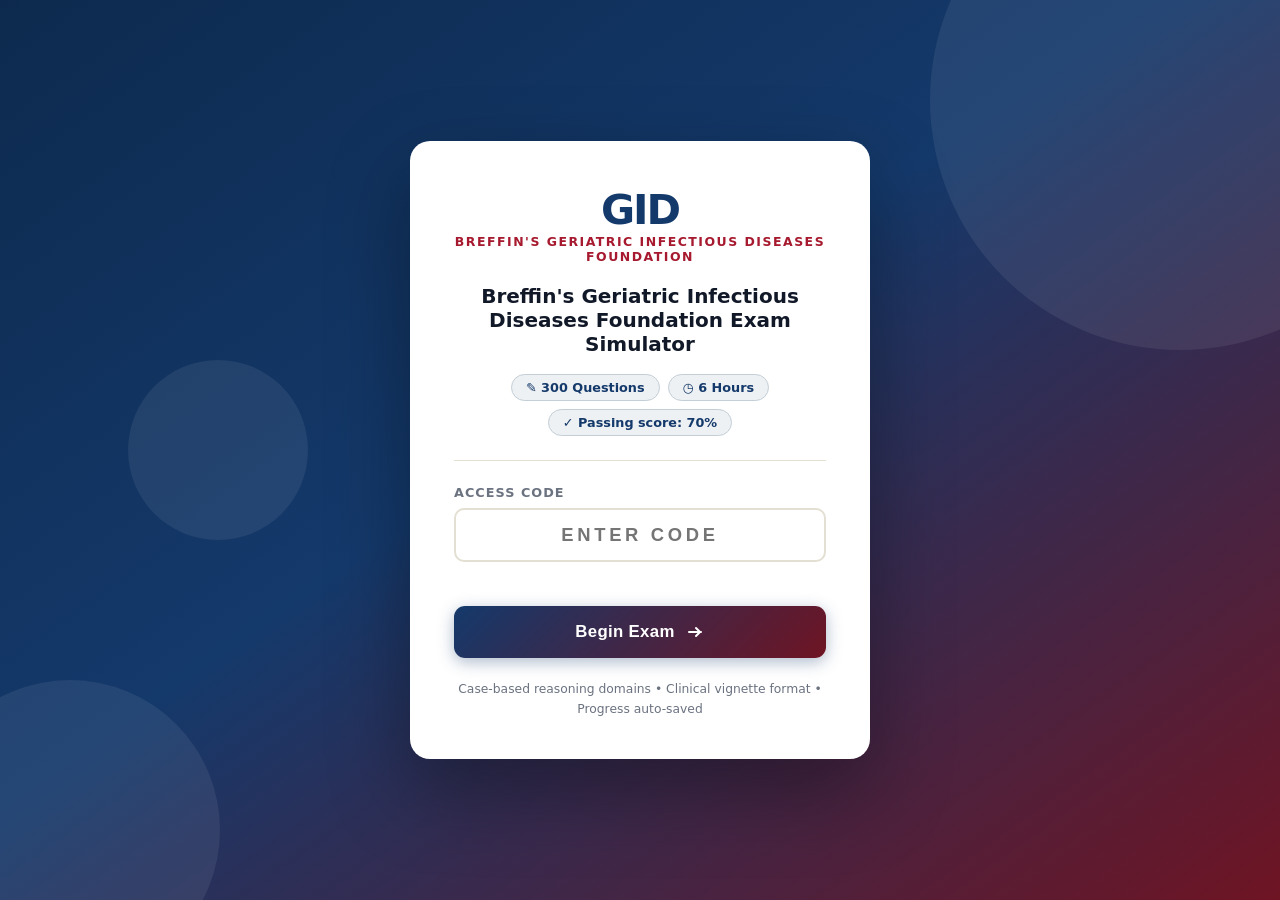
<file: index.html>
<!DOCTYPE html>
<html lang="en">
<head>
  <meta charset="UTF-8" />
  <meta name="viewport" content="width=device-width, initial-scale=1.0" />
  <title>Breffin's Geriatric Infectious Diseases Foundation - Exam Simulator</title>
  <link rel="stylesheet" href="style.css?v=1" />
</head>
<body>

<!-- ── Access Gate ──────────────────────────────────────────────────────── -->
<div id="access-gate">
  <div class="gate-bg-shapes">
    <div class="shape shape-1"></div>
    <div class="shape shape-2"></div>
    <div class="shape shape-3"></div>
  </div>
  <div class="gate-card">
    <div class="gate-logo">
      <div class="logo-badge">GID</div>
      <div class="logo-sub">Breffin's Geriatric Infectious Diseases Foundation</div>
    </div>

    <div class="gate-title">Breffin's Geriatric Infectious Diseases Foundation Exam Simulator</div>
    <div class="gate-meta-row">
      <div class="gate-chip">&#9998; 300 Questions</div>
      <div class="gate-chip">&#9719; 6 Hours</div>
      <div class="gate-chip">&#10003; Passing score: 70%</div>
    </div>

    <div class="gate-divider"></div>

    <label for="access-code-input">Access Code</label>
    <div class="input-wrap">
      <input
        type="text"
        id="access-code-input"
        placeholder="Enter code"
        maxlength="20"
        autocomplete="off"
        spellcheck="false"
      />
    </div>
    <div class="error-msg" id="gate-error"></div>
    <button class="btn-start" id="gate-submit">
      <span>Begin Exam</span>
      <svg width="20" height="20" viewBox="0 0 20 20" fill="none"><path d="M4 10h12M11 6l4 4-4 4" stroke="currentColor" stroke-width="2" stroke-linecap="round" stroke-linejoin="round"/></svg>
    </button>

    <div class="gate-footer">
      Case-based reasoning domains &bull; Clinical vignette format &bull; Progress auto-saved
    </div>
  </div>
</div>

<!-- ── Exam App ─────────────────────────────────────────────────────────── -->
<div id="exam-app">

  <!-- Header -->
  <header class="exam-header">
    <div class="brand">
      <span class="brand-ne">Breffin's Geriatric Infectious Diseases Foundation</span>
      <span class="brand-label">Simulator</span>
    </div>

    <div class="header-center">
      <div class="progress-info">
        <span id="progress-text">0 of 300 answered</span>
      </div>
    </div>

    <div class="timer-block" id="timer-block">
      <div class="timer-icon">&#9716;</div>
      <div>
        <div class="timer-label">Time Left</div>
        <div class="timer-value" id="timer-value">06:00:00</div>
      </div>
    </div>

    <button class="btn-submit-header" id="btn-submit-header">&#10003; Submit</button>

    <button class="btn-map-toggle" id="btn-map-toggle" title="Question Map">
      <svg width="18" height="18" viewBox="0 0 18 18" fill="none"><rect x="1" y="1" width="4" height="4" rx="1" fill="currentColor"/><rect x="7" y="1" width="4" height="4" rx="1" fill="currentColor"/><rect x="13" y="1" width="4" height="4" rx="1" fill="currentColor"/><rect x="1" y="7" width="4" height="4" rx="1" fill="currentColor"/><rect x="7" y="7" width="4" height="4" rx="1" fill="currentColor"/><rect x="13" y="7" width="4" height="4" rx="1" fill="currentColor"/><rect x="1" y="13" width="4" height="4" rx="1" fill="currentColor"/><rect x="7" y="13" width="4" height="4" rx="1" fill="currentColor"/><rect x="13" y="13" width="4" height="4" rx="1" fill="currentColor"/></svg>
      Map
    </button>
  </header>

  <!-- Mobile Question Map Overlay -->
  <div id="mobile-map-overlay">
    <div id="mobile-map-panel">
      <div class="mobile-map-header">
        <span>Question Navigator</span>
        <button id="mobile-map-close">&#10005;</button>
      </div>
      <div class="legend-row" style="padding:0 16px 10px;">
        <div class="legend-item"><div class="legend-dot answered-d"></div> Answered</div>
        <div class="legend-item"><div class="legend-dot flagged-d"></div> Flagged</div>
        <div class="legend-item"><div class="legend-dot current-d"></div> Current</div>
        <div class="legend-item"><div class="legend-dot unanswered-d"></div> Unanswered</div>
      </div>
      <div class="q-grid" id="q-grid-mobile"></div>
      <button class="btn-submit-mobile" id="btn-submit-mobile">&#10003; Submit Exam</button>
    </div>
  </div>

  <!-- Progress bar -->
  <div class="progress-bar-wrap">
    <div class="progress-bar-fill" id="progress-fill" style="width:0%"></div>
  </div>

  <!-- Body -->
  <div class="exam-body">

    <!-- Question Card -->
    <div class="question-card">
      <div class="q-meta">
        <div class="q-num" id="q-num-label">Question 1 of 300</div>
        <div class="q-meta-right">
          <span class="domain-badge" id="domain-badge">Domain</span>
          <button class="flag-btn" id="flag-btn" title="Flag for review">
            <svg width="16" height="16" viewBox="0 0 16 16" fill="none"><path d="M3 2v12M3 2h8l-2 4 2 4H3" stroke="currentColor" stroke-width="1.5" stroke-linecap="round" stroke-linejoin="round"/></svg>
            <span id="flag-label">Flag</span>
          </button>
        </div>
      </div>

      <div class="question-text" id="question-text">Loading...</div>

      <ul class="options-list" id="options-list"></ul>

      <div class="explanation-panel" id="explanation-panel"></div>

      <div class="q-nav">
        <button class="btn-nav btn-prev" id="btn-prev">
          <svg width="16" height="16" viewBox="0 0 16 16" fill="none"><path d="M10 3L5 8l5 5" stroke="currentColor" stroke-width="2" stroke-linecap="round" stroke-linejoin="round"/></svg>
          Previous
        </button>
        <button class="btn-nav btn-next" id="btn-next">
          Next
          <svg width="16" height="16" viewBox="0 0 16 16" fill="none"><path d="M6 3l5 5-5 5" stroke="currentColor" stroke-width="2" stroke-linecap="round" stroke-linejoin="round"/></svg>
        </button>
      </div>
    </div>

    <!-- Side Panel -->
    <aside class="side-panel">
      <div class="side-card">
        <h3>Progress</h3>
        <div class="stats-grid">
          <div class="stat-box answered-box">
            <div class="stat-num" id="stat-answered">0</div>
            <div class="stat-label">Answered</div>
          </div>
          <div class="stat-box flagged-box">
            <div class="stat-num" id="stat-flagged">0</div>
            <div class="stat-label">Flagged</div>
          </div>
          <div class="stat-box remaining-box">
            <div class="stat-num" id="stat-remaining">300</div>
            <div class="stat-label">Remaining</div>
          </div>
        </div>
      </div>

      <div class="side-card">
        <h3>Question Navigator</h3>
        <div class="legend-row">
          <div class="legend-item"><div class="legend-dot answered-d"></div> Answered</div>
          <div class="legend-item"><div class="legend-dot flagged-d"></div> Flagged</div>
          <div class="legend-item"><div class="legend-dot current-d"></div> Current</div>
          <div class="legend-item"><div class="legend-dot unanswered-d"></div> Unanswered</div>
        </div>
        <div class="q-grid" id="q-grid"></div>
      </div>

      <div class="side-card submit-card">
        <button class="btn-submit-side" id="btn-submit-exam">&#10003; Submit Exam</button>
        <div class="submit-note">All 300 questions must be answered</div>
      </div>

      <div class="side-card tips-card">
        <div class="tips-icon">&#128161;</div>
        <div class="tips-text">
          Flag questions to revisit. Navigate freely, your progress saves automatically.
        </div>
      </div>
    </aside>
  </div>
</div>

<!-- ── Submit Modal ──────────────────────────────────────────────────── -->
<div id="submit-modal-overlay">
  <div id="submit-modal">
    <div class="sm-icon" id="sm-icon"></div>
    <div class="sm-title" id="sm-title"></div>
    <div class="sm-body"  id="sm-body"></div>
    <div class="sm-actions" id="sm-actions"></div>
  </div>
</div>

<!-- ── Results Page ──────────────────────────────────────────────────────── -->
<div id="results-page">
  <div class="results-container">

    <div class="results-header">
      <div class="results-logo">GID</div>
      <h1>Exam Complete</h1>
      <p id="res-timeout-msg" style="display:none;" class="timeout-msg">Time expired. Exam was auto-submitted.</p>
    </div>

    <div class="score-block">
      <div class="score-card score-main" id="res-status-card">
        <div class="sc-icon" id="res-icon">&#9733;</div>
        <div class="sc-value" id="res-status">...</div>
        <div class="sc-sub" id="res-sub">...</div>
      </div>
      <div class="score-card">
        <div class="sc-label">Score</div>
        <div class="sc-value" id="res-score">...</div>
        <div class="sc-sub">Questions correct</div>
      </div>
      <div class="score-card">
        <div class="sc-label">Percentage</div>
        <div class="sc-value" id="res-pct">...</div>
        <div class="sc-sub">Passing score: 70%</div>
      </div>
    </div>

    <div class="domain-breakdown">
      <h2>&#9000; Performance by Domain</h2>
      <div id="domain-breakdown-rows"></div>
    </div>

    <div class="results-actions">
      <button class="btn-results secondary" id="btn-print">&#128438; Print Results</button>
      <button class="btn-results primary" id="btn-reset">&#8635; New Exam</button>
    </div>

    <div class="review-controls">
      <h2>Answer Review</h2>
      <div class="review-filter">
        <button class="filter-btn active" data-filter="all">All 300</button>
        <button class="filter-btn" data-filter="wrong">Wrong Only</button>
        <button class="filter-btn" data-filter="correct">Correct Only</button>
      </div>
    </div>
    <div id="review-list"></div>

  </div>
</div>

<script src="questions.js?v=1"></script>
<script src="app.js?v=1"></script>
</body>
</html>
</file>
<file: style.css>
/* Geriatric Infectious Diseases 2026, Exam Simulator Styles */
*, *::before, *::after { box-sizing: border-box; margin: 0; padding: 0; }

:root {
  --crimson:    #14396B;
  --crimson-dk: #0D2A4E;
  --gold:       #A6192E;
  --gold-lt:    #D4894F;
  --teal:       #37607A;
  --green:      #059669;
  --red:        #DC2626;
  --white:      #FFFFFF;
  --bg:         #F6F3EC;
  --card-bg:    #FFFFFF;
  --border:     #E3DFD3;
  --text:       #111827;
  --muted:      #6B7280;
  --correct-bg:     #D1FAE5;
  --correct-border: #059669;
  --wrong-bg:       #FEE2E2;
  --wrong-border:   #DC2626;
  --selected-bg:    #EEF1F3;
  --selected-border:#14396B;
  --radius:     12px;
  --shadow:     0 2px 16px rgba(0,0,0,0.07);
}

body {
  font-family: 'Segoe UI', system-ui, -apple-system, sans-serif;
  background: var(--bg);
  color: var(--text);
  min-height: 100vh;
  font-size: 15px;
}

/* ── Access Gate ──────────────────────────────────────────────────── */
#access-gate {
  display: flex;
  align-items: center;
  justify-content: center;
  min-height: 100vh;
  background: linear-gradient(145deg, #0D2A4E 0%, #14396B 45%, #6E1423 100%);
  position: relative;
  overflow: hidden;
}

.gate-bg-shapes { position: absolute; inset: 0; pointer-events: none; }
.shape {
  position: absolute;
  border-radius: 50%;
  opacity: 0.07;
  background: white;
}
.shape-1 { width: 500px; height: 500px; top: -150px; right: -150px; }
.shape-2 { width: 300px; height: 300px; bottom: -80px; left: -80px; }
.shape-3 { width: 180px; height: 180px; top: 40%; left: 10%; }

.gate-card {
  position: relative;
  background: var(--white);
  border-radius: 20px;
  padding: 48px 44px 40px;
  max-width: 460px;
  width: 90%;
  box-shadow: 0 32px 80px rgba(0,0,0,0.35);
}

.gate-logo { text-align: center; margin-bottom: 20px; }

.logo-badge {
  display: inline-block;
  font-size: 2.6rem;
  font-weight: 900;
  color: var(--crimson);
  letter-spacing: -2px;
  line-height: 1;
}
.logo-badge span { color: var(--gold); }

.logo-sub {
  font-size: 0.78rem;
  font-weight: 600;
  color: var(--gold);
  text-transform: uppercase;
  letter-spacing: 0.12em;
  margin-top: 4px;
}

.gate-title {
  font-size: 1.25rem;
  font-weight: 700;
  color: var(--text);
  text-align: center;
  margin-bottom: 18px;
}

.gate-meta-row {
  display: flex;
  gap: 8px;
  justify-content: center;
  flex-wrap: wrap;
  margin-bottom: 24px;
}

.gate-chip {
  padding: 5px 14px;
  border-radius: 20px;
  background: #EEF1F3;
  color: var(--crimson);
  font-size: 0.8rem;
  font-weight: 700;
  border: 1.5px solid #C3CED6;
}

.gate-divider { height: 1px; background: var(--border); margin-bottom: 24px; }

.gate-card label {
  display: block;
  font-size: 0.8rem;
  font-weight: 700;
  color: var(--muted);
  text-transform: uppercase;
  letter-spacing: 0.08em;
  margin-bottom: 8px;
}

.input-wrap { position: relative; margin-bottom: 6px; }

.input-wrap input {
  width: 100%;
  padding: 14px 20px;
  border: 2px solid var(--border);
  border-radius: 10px;
  font-size: 1.15rem;
  font-weight: 700;
  letter-spacing: 0.2em;
  text-align: center;
  text-transform: uppercase;
  outline: none;
  transition: border-color 0.2s, box-shadow 0.2s;
  color: var(--crimson);
}
.input-wrap input:focus {
  border-color: var(--crimson);
  box-shadow: 0 0 0 3px rgba(20,57,107,0.12);
}

.error-msg {
  color: var(--red);
  font-size: 0.85rem;
  text-align: center;
  min-height: 22px;
  margin-bottom: 4px;
}

.btn-start {
  display: flex;
  align-items: center;
  justify-content: center;
  gap: 10px;
  width: 100%;
  padding: 16px;
  background: linear-gradient(135deg, var(--crimson) 0%, #6E1423 100%);
  color: var(--white);
  border: none;
  border-radius: 11px;
  font-size: 1.05rem;
  font-weight: 800;
  cursor: pointer;
  margin-top: 16px;
  transition: transform 0.15s, box-shadow 0.15s;
  letter-spacing: 0.02em;
  box-shadow: 0 4px 16px rgba(20,57,107,0.35);
}
.btn-start:hover { transform: translateY(-1px); box-shadow: 0 6px 20px rgba(20,57,107,0.45); }
.btn-start:active { transform: scale(0.98); }

.gate-footer {
  margin-top: 22px;
  text-align: center;
  font-size: 0.77rem;
  color: var(--muted);
  line-height: 1.6;
}

/* ── Main Exam Layout ─────────────────────────────────────────── */
#exam-app { display: none; min-height: 100vh; }

.exam-header {
  background: var(--crimson);
  color: var(--white);
  padding: 0 24px;
  height: 58px;
  display: flex;
  align-items: center;
  justify-content: space-between;
  position: sticky;
  top: 0;
  z-index: 100;
  box-shadow: 0 2px 12px rgba(0,0,0,0.25);
}

.brand {
  display: flex;
  align-items: baseline;
  gap: 2px;
  font-weight: 900;
  font-size: 1.25rem;
  letter-spacing: -0.5px;
}
.brand-ne { color: white; }
.brand-dot { color: var(--gold-lt); }
.brand-bc { color: var(--gold-lt); }
.brand-label {
  font-size: 0.72rem;
  font-weight: 600;
  color: rgba(255,255,255,0.55);
  letter-spacing: 0.06em;
  text-transform: uppercase;
  margin-left: 8px;
  align-self: center;
}

.header-center { flex: 1; text-align: center; }
.progress-info { font-size: 0.82rem; font-weight: 600; color: rgba(255,255,255,0.7); }

.timer-block {
  display: flex;
  align-items: center;
  gap: 8px;
  background: rgba(255,255,255,0.1);
  border: 1px solid rgba(255,255,255,0.18);
  border-radius: 9px;
  padding: 6px 14px;
}

.timer-icon { font-size: 1rem; opacity: 0.7; }
.timer-label { font-size: 0.65rem; font-weight: 700; color: rgba(255,255,255,0.6); text-transform: uppercase; letter-spacing: 0.06em; line-height: 1; }
.timer-value { font-size: 1.2rem; font-weight: 900; font-variant-numeric: tabular-nums; line-height: 1.2; }
.timer-value.warning { color: #FCD34D; }
.timer-value.critical { color: #FCA5A5; animation: pulse 1s infinite; }

@keyframes pulse { 0%,100%{ opacity:1; } 50%{ opacity:0.4; } }

.progress-bar-wrap { background: rgba(0,0,0,0.08); height: 5px; }
.progress-bar-fill {
  height: 5px;
  background: linear-gradient(90deg, var(--gold), var(--gold-lt));
  transition: width 0.4s ease;
}

.exam-body {
  display: grid;
  grid-template-columns: 1fr 280px;
  gap: 0;
  max-width: 1160px;
  margin: 0 auto;
  padding: 24px 16px;
  align-items: start;
}

.question-card {
  background: var(--card-bg);
  border-radius: var(--radius);
  padding: 34px 38px;
  box-shadow: var(--shadow);
  margin-right: 20px;
  border: 1px solid var(--border);
}

.q-meta {
  display: flex;
  align-items: center;
  justify-content: space-between;
  margin-bottom: 22px;
}

.q-num {
  font-size: 0.8rem;
  font-weight: 700;
  color: var(--muted);
  text-transform: uppercase;
  letter-spacing: 0.06em;
}

.q-meta-right { display: flex; align-items: center; gap: 10px; }

.domain-badge {
  font-size: 0.72rem;
  font-weight: 800;
  padding: 4px 12px;
  border-radius: 20px;
  color: white;
  text-transform: uppercase;
  letter-spacing: 0.06em;
}

/* Geriatric Infectious Diseases domain badge colors */
.domain-badge.foundations           { background: #22304A; }
.domain-badge.diagnostic_reasoning  { background: #7B0D1E; }
.domain-badge.stewardship           { background: #0E4D57; }
.domain-badge.pharmacokinetics      { background: #B5651D; }
.domain-badge.sepsis                { background: #5B1E8A; }
.domain-badge.respiratory           { background: #14396B; }
.domain-badge.pneumonia             { background: #2D6A4F; }
.domain-badge.influenza             { background: #6B4423; }
.domain-badge.covid                 { background: #8B1A1A; }
.domain-badge.urinary               { background: #4A2545; }
.domain-badge.skin                  { background: #0A7E8C; }
.domain-badge.diabetic_foot         { background: #1F4D3D; }
.domain-badge.gastrointestinal      { background: #263845; }
.domain-badge.hepatitis             { background: #A6192E; }
.domain-badge.bloodstream           { background: #24445C; }
.domain-badge.cns                   { background: #C47A00; }
.domain-badge.tuberculosis          { background: #8B5FBF; }
.domain-badge.fungal                { background: #16202F; }
.domain-badge.herpesvirus           { background: #22304A; }
.domain-badge.hiv_sti               { background: #7B0D1E; }
.domain-badge.vaccines              { background: #0E4D57; }
.domain-badge.healthcare            { background: #B5651D; }
.domain-badge.long_term_care        { background: #5B1E8A; }
.domain-badge.resistance            { background: #14396B; }
.domain-badge.immunosuppression     { background: #2D6A4F; }
.domain-badge.travel                { background: #6B4423; }
.domain-badge.perioperative         { background: #8B1A1A; }
.domain-badge.oral_ocular           { background: #4A2545; }
.domain-badge.bones_joints          { background: #0A7E8C; }
.domain-badge.fever                 { background: #1F4D3D; }
.domain-badge.transitions           { background: #263845; }
.domain-badge.prevention            { background: #A6192E; }

.flag-btn {
  display: flex;
  align-items: center;
  gap: 5px;
  background: var(--bg);
  border: 1.5px solid var(--border);
  border-radius: 8px;
  font-size: 0.78rem;
  font-weight: 600;
  color: var(--muted);
  padding: 5px 10px;
  cursor: pointer;
  transition: all 0.18s;
}
.flag-btn:hover { border-color: var(--gold); color: #92400E; background: #FFFBEB; }
.flag-btn.flagged { background: #FEF3C7; border-color: #F59E0B; color: #92400E; }

.question-text {
  font-size: 1.04rem;
  font-weight: 600;
  line-height: 1.7;
  color: var(--text);
  margin-bottom: 28px;
}

.options-list { list-style: none; display: flex; flex-direction: column; gap: 10px; }

.option-item {
  display: flex;
  align-items: center;
  gap: 14px;
  padding: 14px 18px;
  border: 2px solid var(--border);
  border-radius: 10px;
  cursor: pointer;
  transition: all 0.15s;
  background: var(--card-bg);
}

.option-item:hover:not(.disabled) {
  border-color: var(--crimson);
  background: #EEF1F3;
  transform: translateX(2px);
}

.option-item.selected { border-color: var(--selected-border); background: var(--selected-bg); }
.option-item.correct  { border-color: var(--correct-border); background: var(--correct-bg); }
.option-item.wrong    { border-color: var(--wrong-border); background: var(--wrong-bg); }
.option-item.disabled { cursor: default; pointer-events: none; transform: none; }

.option-letter {
  flex-shrink: 0;
  width: 30px;
  height: 30px;
  border-radius: 50%;
  border: 2px solid var(--border);
  display: flex;
  align-items: center;
  justify-content: center;
  font-size: 0.82rem;
  font-weight: 800;
  color: var(--muted);
  background: var(--bg);
  transition: all 0.15s;
}

.option-item.selected .option-letter { background: var(--crimson); border-color: var(--crimson); color: white; }
.option-item.correct  .option-letter { background: var(--correct-border); border-color: var(--correct-border); color: white; }
.option-item.wrong    .option-letter { background: var(--red); border-color: var(--red); color: white; }

.option-text { font-size: 0.96rem; line-height: 1.55; }

.option-check { margin-left: auto; flex-shrink: 0; font-size: 1.1rem; display: none; }
.option-item.correct .option-check { display: block; color: var(--correct-border); }
.option-item.wrong   .option-check { display: block; color: var(--red); }

.explanation-panel {
  display: none;
  margin-top: 22px;
  padding: 18px 22px;
  background: linear-gradient(135deg, #F0FDF4 0%, #ECFDF5 100%);
  border: 1.5px solid #6EE7B7;
  border-radius: 10px;
  font-size: 0.93rem;
  line-height: 1.7;
  color: #065F46;
}
.explanation-panel.show { display: block; }
.explanation-panel .exp-label {
  display: flex;
  align-items: center;
  gap: 6px;
  font-weight: 800;
  color: #047857;
  margin-bottom: 6px;
  font-size: 0.85rem;
  text-transform: uppercase;
  letter-spacing: 0.05em;
}

.q-nav {
  display: flex;
  align-items: center;
  justify-content: space-between;
  margin-top: 30px;
  gap: 12px;
}

.btn-nav {
  display: flex;
  align-items: center;
  gap: 6px;
  padding: 10px 22px;
  border-radius: 9px;
  border: 2px solid var(--border);
  background: var(--card-bg);
  color: var(--crimson);
  font-size: 0.9rem;
  font-weight: 700;
  cursor: pointer;
  transition: all 0.15s;
}
.btn-nav:hover { border-color: var(--crimson); background: #EEF1F3; }
.btn-nav:disabled { opacity: 0.3; cursor: default; pointer-events: none; }

.side-panel { position: sticky; top: 74px; }

.side-card {
  background: var(--card-bg);
  border-radius: var(--radius);
  padding: 20px;
  box-shadow: var(--shadow);
  border: 1px solid var(--border);
  margin-bottom: 14px;
}

.side-card h3 {
  font-size: 0.75rem;
  font-weight: 800;
  color: var(--muted);
  text-transform: uppercase;
  letter-spacing: 0.08em;
  margin-bottom: 14px;
}

.stats-grid { display: grid; grid-template-columns: 1fr 1fr 1fr; gap: 8px; }

.stat-box { text-align: center; padding: 10px 6px; border-radius: 8px; border: 1.5px solid transparent; }
.answered-box { background: #ECFDF5; border-color: #A7F3D0; }
.flagged-box  { background: #FFFBEB; border-color: #FDE68A; }
.remaining-box{ background: #EEF1F3; border-color: #C3CED6; }

.stat-num { font-size: 1.4rem; font-weight: 900; line-height: 1; margin-bottom: 2px; }
.answered-box  .stat-num { color: var(--green); }
.flagged-box   .stat-num { color: #D97706; }
.remaining-box .stat-num { color: var(--crimson); }

.stat-label { font-size: 0.67rem; font-weight: 700; color: var(--muted); text-transform: uppercase; letter-spacing: 0.05em; }

.legend-row { display: flex; gap: 12px; flex-wrap: wrap; margin-bottom: 10px; }
.legend-item { display: flex; align-items: center; gap: 5px; font-size: 0.72rem; color: var(--muted); font-weight: 600; }
.legend-dot { width: 10px; height: 10px; border-radius: 2px; flex-shrink: 0; }
.legend-dot.answered-d   { background: var(--gold); }
.legend-dot.flagged-d    { background: #F59E0B; }
.legend-dot.current-d    { border: 2px solid var(--crimson); background: white; }
.legend-dot.unanswered-d { background: var(--bg); border: 1.5px solid var(--border); }

.q-grid { display: grid; grid-template-columns: repeat(10, 1fr); gap: 3px; }

.q-dot {
  width: 22px;
  height: 22px;
  border-radius: 4px;
  border: 1.5px solid var(--border);
  background: var(--bg);
  font-size: 0.55rem;
  font-weight: 700;
  display: flex;
  align-items: center;
  justify-content: center;
  cursor: pointer;
  transition: all 0.1s;
  color: var(--muted);
}
.q-dot:hover { border-color: var(--crimson); color: var(--crimson); }
.q-dot.answered { background: var(--gold); border-color: var(--gold); color: white; }
.q-dot.flagged  { background: #FEF3C7; border-color: #F59E0B; color: #92400E; }
.q-dot.current  { border-color: var(--crimson); outline: 2px solid var(--crimson); outline-offset: 1px; }

.tips-card { display: flex; align-items: flex-start; gap: 10px; background: #FFF8F0; padding: 14px 16px; }
.tips-icon { font-size: 1.2rem; flex-shrink: 0; margin-top: 1px; }
.tips-text { font-size: 0.78rem; color: var(--muted); line-height: 1.6; }

.btn-submit-header {
  padding: 9px 18px;
  border-radius: 8px;
  border: none;
  background: linear-gradient(135deg, var(--gold) 0%, #6E1423 100%);
  color: #FFFFFF;
  font-size: 0.85rem;
  font-weight: 800;
  cursor: pointer;
  transition: all 0.18s;
  box-shadow: 0 2px 10px rgba(166,25,46,0.35);
  letter-spacing: 0.02em;
  white-space: nowrap;
  flex-shrink: 0;
}
.btn-submit-header:hover { transform: translateY(-1px); box-shadow: 0 4px 14px rgba(166,25,46,0.5); }
.btn-submit-header:disabled { opacity: 0.4; cursor: default; transform: none; box-shadow: none; }

.btn-map-toggle {
  display: none;
  align-items: center;
  gap: 5px;
  padding: 7px 12px;
  border-radius: 8px;
  border: 1.5px solid rgba(255,255,255,0.3);
  background: rgba(255,255,255,0.1);
  color: white;
  font-size: 0.8rem;
  font-weight: 700;
  cursor: pointer;
  flex-shrink: 0;
}

#mobile-map-overlay {
  display: none;
  position: fixed;
  inset: 0;
  background: rgba(0,0,0,0.55);
  z-index: 900;
  align-items: flex-end;
  justify-content: center;
}
#mobile-map-overlay.open { display: flex; }

#mobile-map-panel {
  width: 100%;
  max-width: 480px;
  background: #fff;
  border-radius: 18px 18px 0 0;
  padding: 0 0 24px;
  max-height: 80vh;
  overflow-y: auto;
}
.mobile-map-header {
  display: flex;
  justify-content: space-between;
  align-items: center;
  padding: 16px 18px 12px;
  font-weight: 800;
  font-size: 1rem;
  border-bottom: 1px solid var(--border);
  position: sticky;
  top: 0;
  background: #fff;
  z-index: 1;
}
.mobile-map-header button { background: none; border: none; font-size: 1.1rem; cursor: pointer; color: var(--muted); padding: 4px 8px; }
#mobile-map-overlay .q-grid { padding: 12px 16px; }
.btn-submit-mobile {
  display: block;
  width: calc(100% - 32px);
  margin: 8px 16px 0;
  padding: 14px 16px;
  border-radius: 9px;
  border: none;
  background: linear-gradient(135deg, var(--gold) 0%, #6E1423 100%);
  color: #FFFFFF;
  font-size: 0.95rem;
  font-weight: 800;
  cursor: pointer;
  box-shadow: 0 3px 12px rgba(166,25,46,0.35);
}

.submit-card { text-align: center; background: #FFFDF0; border-color: #FDE68A; }

.btn-submit-side {
  width: 100%;
  padding: 13px 16px;
  border-radius: 9px;
  border: none;
  background: linear-gradient(135deg, var(--gold) 0%, #6E1423 100%);
  color: #FFFFFF;
  font-size: 0.95rem;
  font-weight: 800;
  cursor: pointer;
  transition: all 0.18s;
  box-shadow: 0 3px 12px rgba(166,25,46,0.35);
  letter-spacing: 0.02em;
}
.btn-submit-side:hover { transform: translateY(-1px); box-shadow: 0 5px 18px rgba(166,25,46,0.5); }
.btn-submit-side:disabled { opacity: 0.4; cursor: default; transform: none; box-shadow: none; }

.submit-note { font-size: 0.68rem; color: var(--muted); margin-top: 7px; font-weight: 600; text-transform: uppercase; letter-spacing: 0.05em; }

#submit-modal-overlay {
  display: none;
  position: fixed;
  inset: 0;
  background: rgba(0,0,0,0.55);
  z-index: 999;
  align-items: center;
  justify-content: center;
}
#submit-modal-overlay.open { display: flex; }

#submit-modal {
  background: white;
  border-radius: 16px;
  padding: 36px 32px 28px;
  max-width: 480px;
  width: 90%;
  box-shadow: 0 24px 64px rgba(0,0,0,0.3);
  text-align: center;
  max-height: 80vh;
  overflow-y: auto;
}

.sm-icon { font-size: 2.4rem; margin-bottom: 10px; }
.sm-title { font-size: 1.15rem; font-weight: 800; color: var(--crimson); margin-bottom: 14px; }
.sm-body { font-size: 0.93rem; color: var(--text); line-height: 1.65; margin-bottom: 20px; }
.sm-body p { margin-bottom: 12px; }

.sm-q-list {
  display: flex;
  flex-wrap: wrap;
  gap: 6px;
  justify-content: center;
  margin-top: 10px;
  max-height: 180px;
  overflow-y: auto;
  padding: 4px;
}

.sm-q-btn {
  padding: 5px 10px;
  border-radius: 6px;
  border: 1.5px solid #FECACA;
  background: #FEE2E2;
  color: #991B1B;
  font-size: 0.78rem;
  font-weight: 800;
  cursor: pointer;
  transition: all 0.12s;
}
.sm-q-btn:hover { background: #FCA5A5; border-color: var(--red); }

.sm-actions { display: flex; gap: 10px; justify-content: center; flex-wrap: wrap; }

.sm-btn-close, .sm-btn-cancel {
  padding: 11px 24px;
  border-radius: 9px;
  border: 2px solid var(--border);
  background: white;
  color: var(--muted);
  font-size: 0.9rem;
  font-weight: 700;
  cursor: pointer;
  transition: all 0.15s;
}
.sm-btn-close { color: var(--crimson); }
.sm-btn-close:hover { background: #EEF1F3; border-color: var(--crimson); }
.sm-btn-cancel:hover { background: #F3F4F6; }

.sm-btn-submit {
  padding: 11px 24px;
  border-radius: 9px;
  border: none;
  background: linear-gradient(135deg, var(--crimson) 0%, #6E1423 100%);
  color: white;
  font-size: 0.9rem;
  font-weight: 800;
  cursor: pointer;
  box-shadow: 0 3px 12px rgba(20,57,107,0.3);
  transition: all 0.15s;
}
.sm-btn-submit:hover { transform: translateY(-1px); box-shadow: 0 5px 16px rgba(20,57,107,0.45); }

/* ── Results Page ─────────────────────────────────────────── */
#results-page { display: none; min-height: 100vh; padding: 40px 20px 60px; background: var(--bg); }
.results-container { max-width: 920px; margin: 0 auto; }

.results-header { text-align: center; margin-bottom: 36px; }

.results-logo {
  display: inline-block;
  font-size: 2rem;
  font-weight: 900;
  color: var(--crimson);
  letter-spacing: -1px;
  margin-bottom: 6px;
}
.results-logo span { color: var(--gold); }

.results-header h1 { font-size: 2.2rem; font-weight: 900; color: var(--crimson); margin-bottom: 6px; }
.timeout-msg { color: var(--red); font-weight: 600; font-size: 0.95rem; margin-top: 6px; }

.score-block { display: grid; grid-template-columns: 1.4fr 1fr 1fr; gap: 14px; margin-bottom: 28px; }

.score-card {
  background: white;
  border-radius: 14px;
  padding: 24px 20px;
  text-align: center;
  box-shadow: var(--shadow);
  border: 1px solid var(--border);
}
.score-card .sc-label { font-size: 0.75rem; font-weight: 800; color: var(--muted); text-transform: uppercase; letter-spacing: 0.08em; margin-bottom: 10px; }
.score-card .sc-value { font-size: 2.4rem; font-weight: 900; color: var(--crimson); line-height: 1.1; }
.score-card .sc-sub { font-size: 0.82rem; color: var(--muted); margin-top: 6px; }
.score-card .sc-icon { font-size: 2.2rem; margin-bottom: 6px; }

.score-card.pass .sc-value { color: var(--green); }
.score-card.pass { border-color: #A7F3D0; background: #F0FDF4; }
.score-card.fail .sc-value { color: var(--red); }
.score-card.fail { border-color: #FECACA; background: #FEF2F2; }
.score-main .sc-value { font-size: 1.8rem; }

.domain-breakdown {
  background: white;
  border-radius: 14px;
  padding: 26px 24px;
  box-shadow: var(--shadow);
  border: 1px solid var(--border);
  margin-bottom: 24px;
}
.domain-breakdown h2 { font-size: 1rem; font-weight: 800; color: var(--crimson); margin-bottom: 20px; }

.domain-row { display: flex; align-items: center; gap: 14px; margin-bottom: 16px; }
.domain-row .dr-label { width: 210px; font-size: 0.87rem; font-weight: 700; flex-shrink: 0; }
.domain-row .dr-bar-wrap { flex: 1; background: var(--bg); border-radius: 6px; height: 14px; overflow: hidden; }
.domain-row .dr-bar { height: 14px; border-radius: 6px; transition: width 1s ease; }
.domain-row .dr-stat { width: 60px; text-align: right; font-size: 0.85rem; font-weight: 800; color: var(--text); }
.domain-row .dr-pct { width: 46px; text-align: right; font-size: 0.8rem; color: var(--muted); font-weight: 600; }

.results-actions { display: flex; gap: 12px; justify-content: center; margin: 28px 0 20px; flex-wrap: wrap; }
.btn-results { padding: 13px 30px; border-radius: 10px; font-size: 0.95rem; font-weight: 800; cursor: pointer; transition: all 0.15s; }
.btn-results.primary { background: var(--crimson); color: white; border: none; box-shadow: 0 3px 12px rgba(20,57,107,0.3); }
.btn-results.primary:hover { background: var(--crimson-dk); transform: translateY(-1px); }
.btn-results.secondary { background: white; color: var(--crimson); border: 2px solid var(--crimson); }
.btn-results.secondary:hover { background: #EEF1F3; }

.review-controls { display: flex; align-items: center; justify-content: space-between; flex-wrap: wrap; gap: 12px; margin-bottom: 16px; }
.review-controls h2 { font-size: 1.05rem; font-weight: 800; color: var(--crimson); }

.review-filter { display: flex; gap: 6px; }
.filter-btn {
  padding: 6px 14px;
  border-radius: 20px;
  border: 1.5px solid var(--border);
  background: white;
  color: var(--muted);
  font-size: 0.8rem;
  font-weight: 700;
  cursor: pointer;
  transition: all 0.15s;
}
.filter-btn:hover { border-color: var(--crimson); color: var(--crimson); }
.filter-btn.active { background: var(--crimson); color: white; border-color: var(--crimson); }

.review-item {
  background: white;
  border-radius: 12px;
  padding: 20px 24px;
  margin-bottom: 12px;
  border: 1px solid var(--border);
  border-left-width: 4px;
  box-shadow: 0 1px 6px rgba(0,0,0,0.04);
}
.review-item.correct-item { border-left-color: var(--correct-border); }
.review-item.wrong-item   { border-left-color: var(--red); }

.review-item .ri-header { display: flex; align-items: center; justify-content: space-between; margin-bottom: 10px; }
.review-item .ri-num { font-size: 0.75rem; font-weight: 700; color: var(--muted); text-transform: uppercase; letter-spacing: 0.05em; }
.review-item .ri-badge { font-size: 0.72rem; font-weight: 800; padding: 3px 10px; border-radius: 20px; }
.ri-badge.correct-badge { background: #D1FAE5; color: #065F46; }
.ri-badge.wrong-badge   { background: #FEE2E2; color: #991B1B; }
.ri-badge.skip-badge    { background: #F3F4F6; color: var(--muted); }

.review-item .ri-q { font-size: 0.93rem; font-weight: 600; margin-bottom: 12px; line-height: 1.6; color: var(--text); }
.review-item .ri-answers { font-size: 0.87rem; margin-bottom: 10px; line-height: 1.6; }
.review-item .ri-correct-ans { color: var(--correct-border); font-weight: 700; }
.review-item .ri-wrong-ans   { color: var(--red); font-weight: 700; }
.review-item .ri-exp { font-size: 0.87rem; color: #374151; line-height: 1.65; border-top: 1px solid var(--border); padding-top: 12px; margin-top: 8px; }
.review-item .ri-exp-label { font-size: 0.72rem; font-weight: 800; color: var(--muted); text-transform: uppercase; letter-spacing: 0.06em; margin-bottom: 4px; }

@media print {
  .exam-header, .side-panel, .q-nav, .flag-btn, .results-actions, .review-filter { display: none !important; }
  .exam-body { grid-template-columns: 1fr; }
  .question-card { margin-right: 0; box-shadow: none; border: none; }
  #results-page { padding: 0; }
}

@media (max-width: 900px) {
  .exam-body { grid-template-columns: 1fr; padding: 16px 12px; }
  .side-panel > .side-card:not(.submit-card) { display: none; }
  .side-panel { position: static; }
  .question-card { margin-right: 0; }
  .score-block { grid-template-columns: 1fr 1fr 1fr; }
  .btn-submit-header { display: none; }
  .btn-map-toggle { display: flex; }
}

@media (max-width: 640px) {
  .gate-card { padding: 32px 22px 28px; }
  .logo-badge { font-size: 2.1rem; }
  .gate-title { font-size: 1.1rem; }
  .gate-chip { font-size: 0.73rem; padding: 4px 10px; }
  .exam-header { padding: 0 14px; height: 52px; }
  .brand { font-size: 1.05rem; }
  .brand-label { display: none; }
  .progress-info { font-size: 0.72rem; }
  .timer-block { padding: 5px 10px; gap: 5px; }
  .timer-value { font-size: 1rem; }
  .timer-icon { display: none; }
  .timer-label { font-size: 0.58rem; }
  .exam-body { padding: 12px 10px; }
  .question-card { padding: 18px 16px; border-radius: 10px; }
  .q-meta { margin-bottom: 16px; flex-wrap: wrap; gap: 8px; }
  .question-text { font-size: 0.97rem; line-height: 1.65; margin-bottom: 20px; }
  .options-list { gap: 8px; }
  .option-item { padding: 14px 14px; gap: 12px; border-radius: 9px; }
  .option-item:hover:not(.disabled) { transform: none; }
  .option-letter { width: 28px; height: 28px; font-size: 0.78rem; }
  .option-text { font-size: 0.92rem; line-height: 1.5; }
  .q-nav { margin-top: 22px; gap: 8px; }
  .btn-nav { padding: 10px 16px; font-size: 0.85rem; }
  .results-header h1 { font-size: 1.7rem; }
  .score-block { grid-template-columns: 1fr; gap: 10px; }
  .score-card { padding: 18px 16px; }
  .domain-breakdown { padding: 18px 16px; }
  .domain-row { gap: 8px; flex-wrap: wrap; }
  .domain-row .dr-label { width: 100%; font-size: 0.82rem; margin-bottom: -6px; }
  .review-controls { flex-direction: column; align-items: flex-start; gap: 8px; }
  .review-item { padding: 16px; }
  .explanation-panel { padding: 14px 16px; font-size: 0.88rem; }
  #submit-modal { padding: 28px 20px 22px; }
  .sm-title { font-size: 1rem; }
}
</file>
